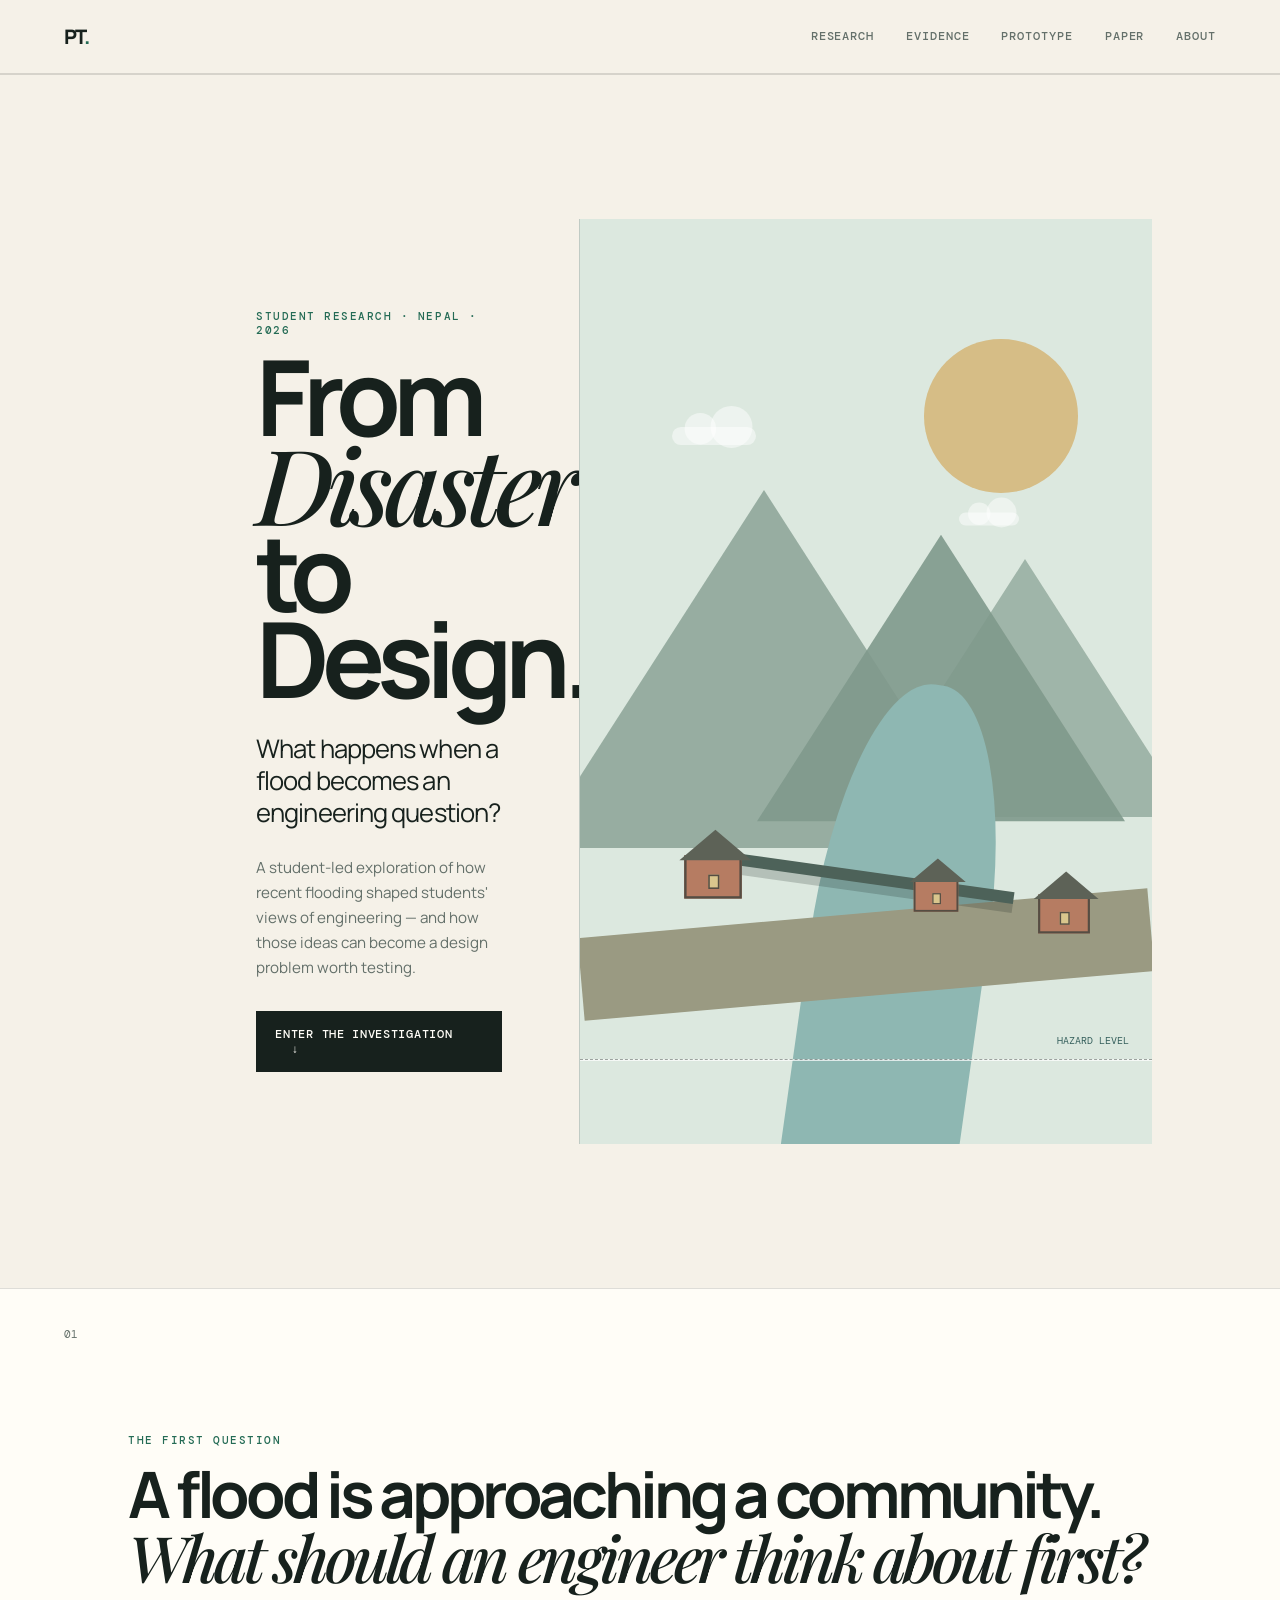
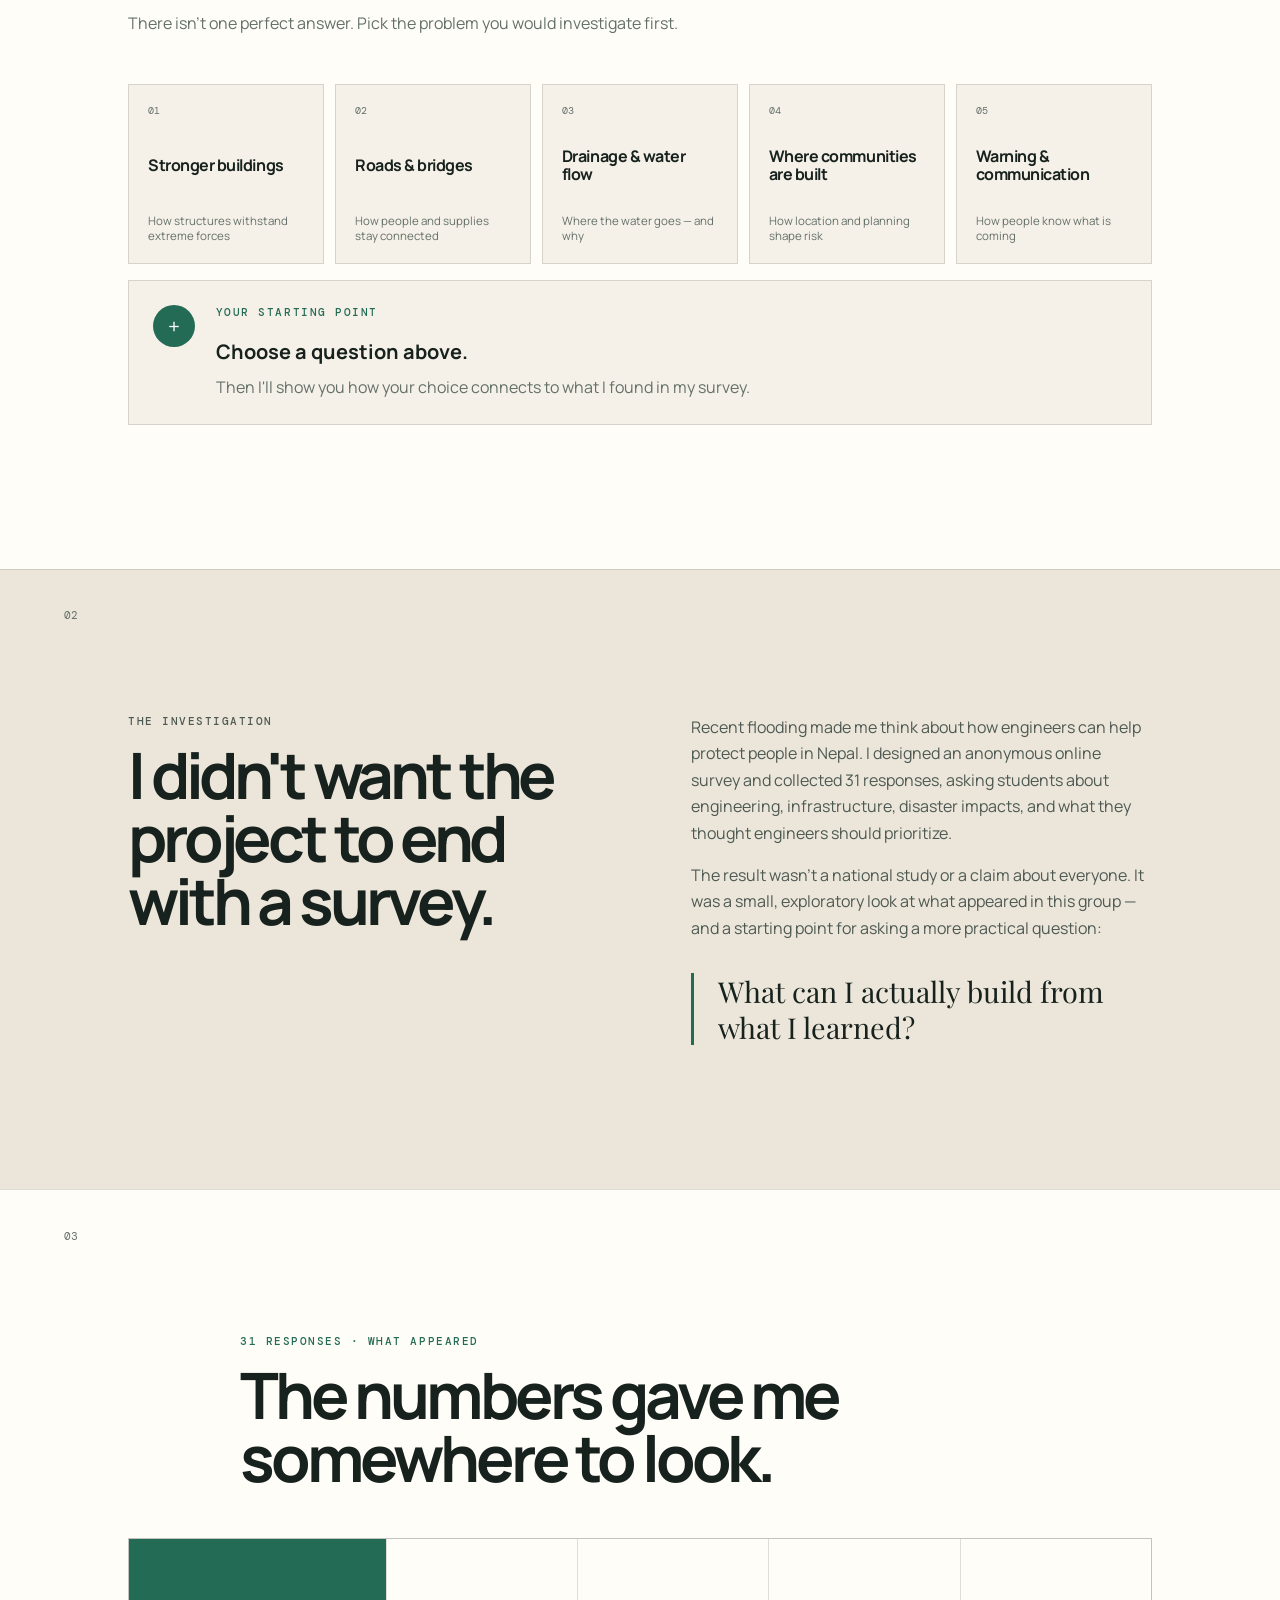
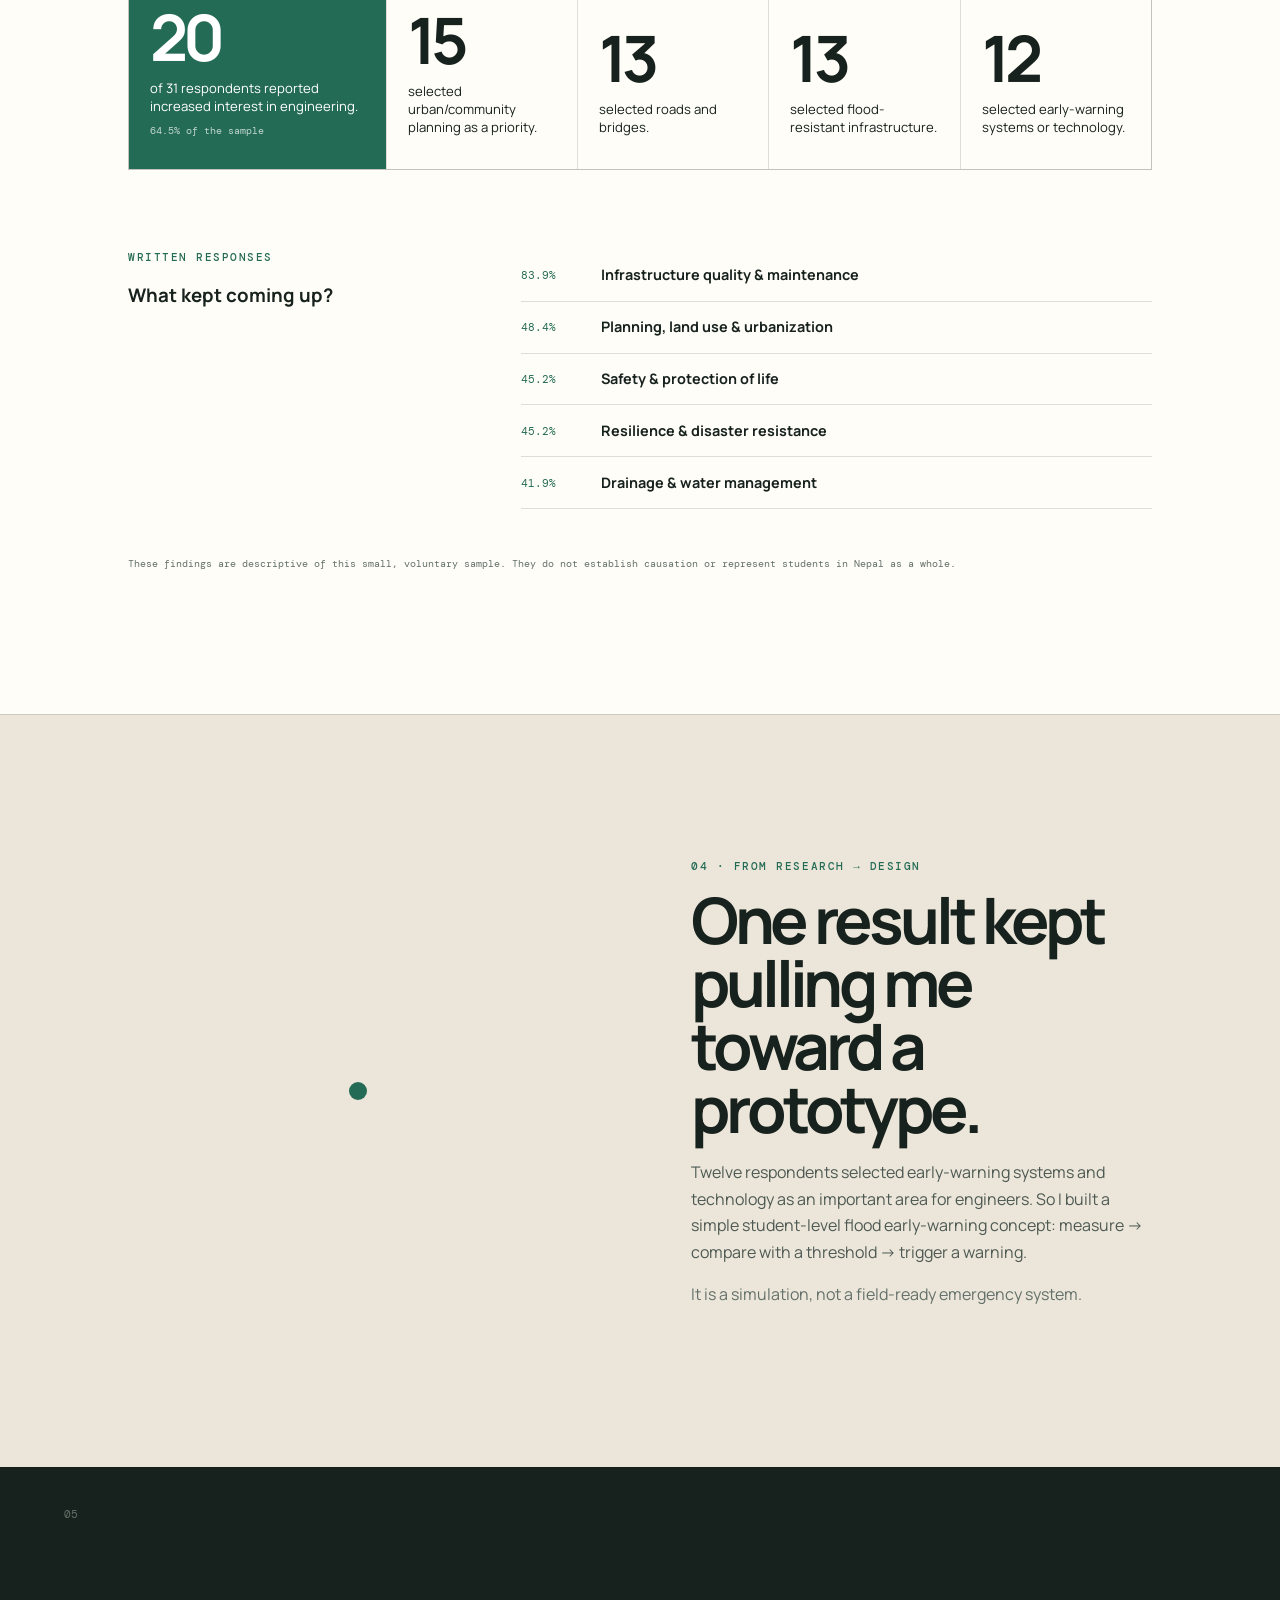
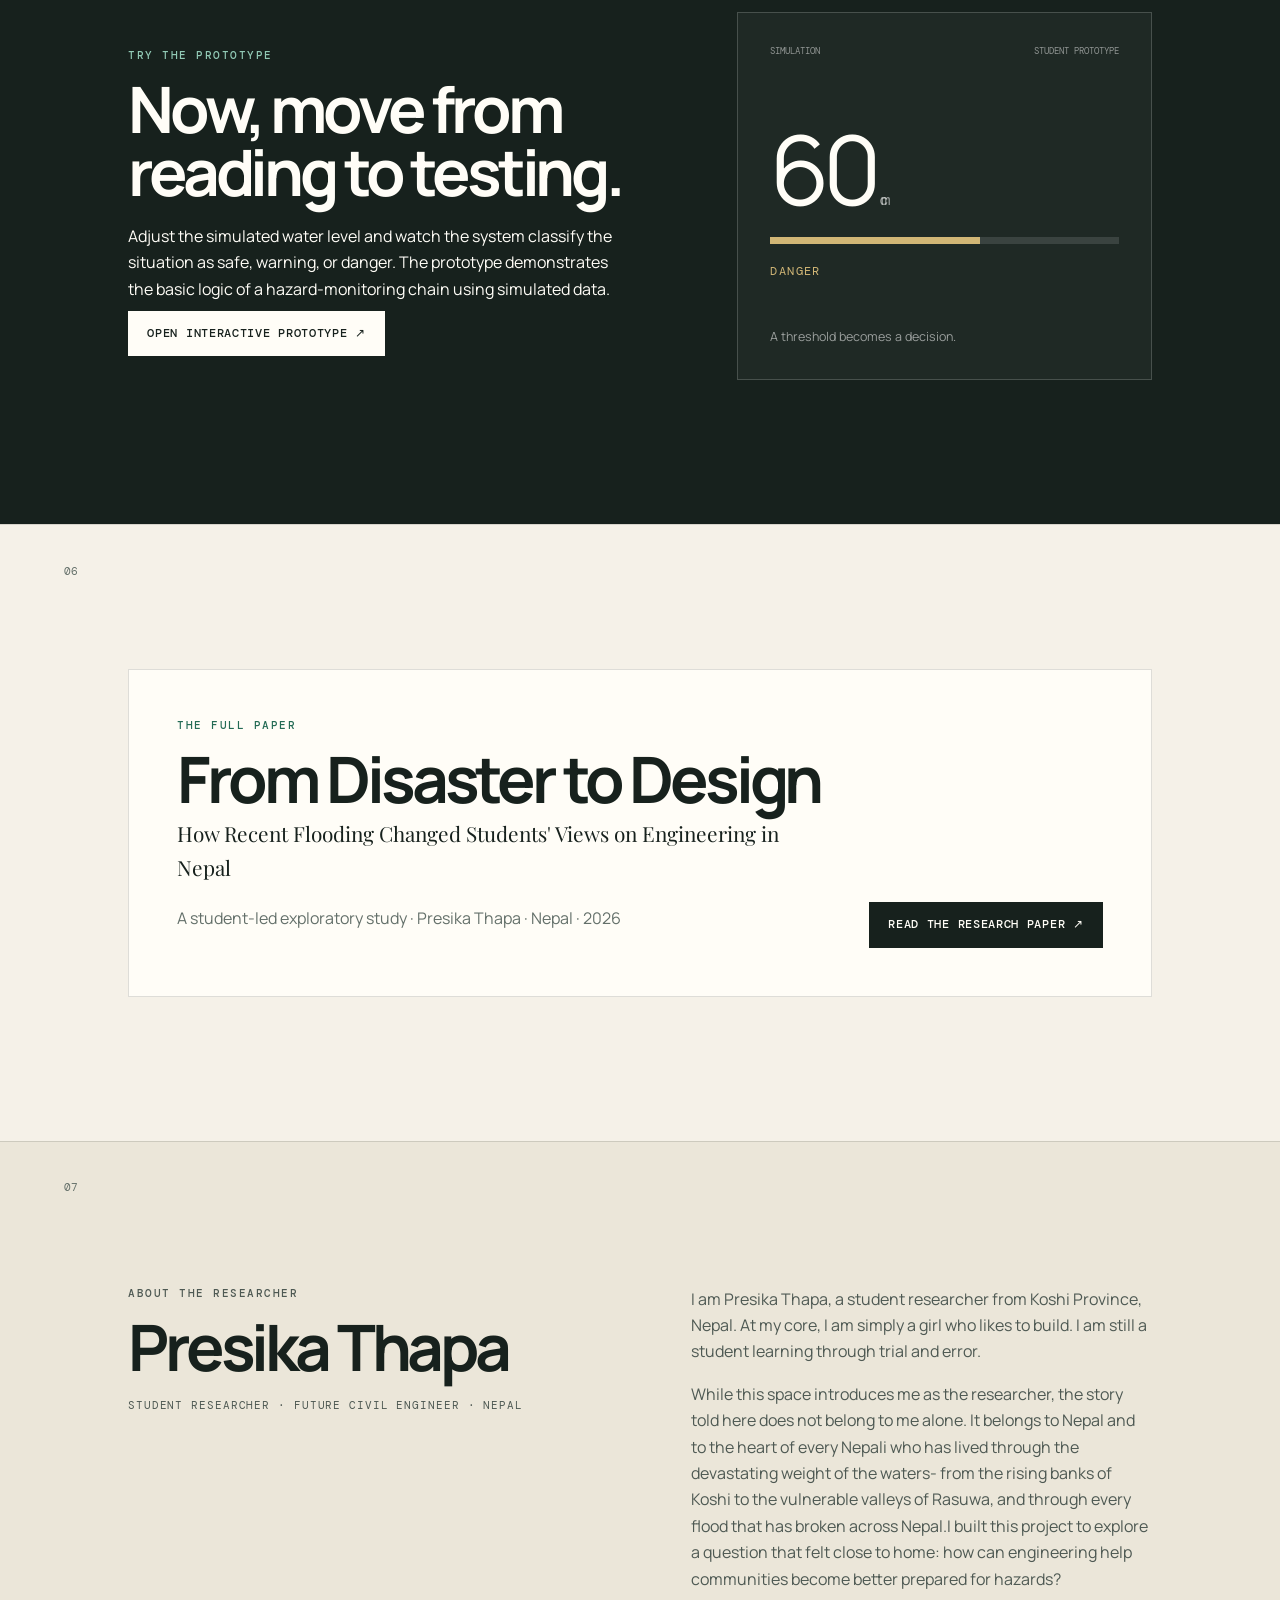
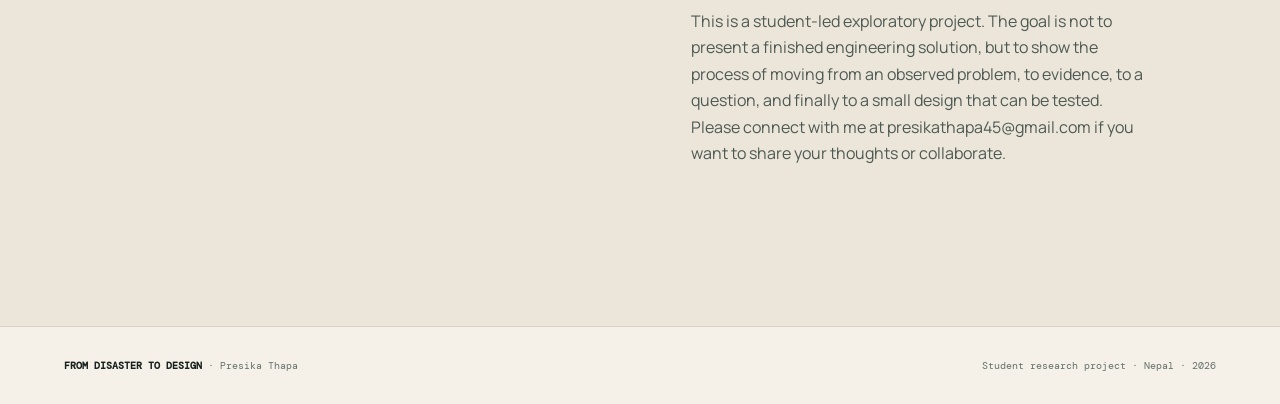
<file: index.html>
<!DOCTYPE html><html lang="en"><head><meta charset="UTF-8"><meta name="viewport" content="width=device-width,initial-scale=1.0"><meta name="description" content="From Disaster to Design — a student-led exploratory study and flood early-warning prototype by Presika Thapa."><title>From Disaster to Design | Presika Thapa</title><link rel="stylesheet" href="style.css"></head><body>
<header class="site-header"><a class="brand" href="#home">PT<span>.</span></a><button class="menu-button" aria-label="Open navigation">☰</button><nav><a href="#research">Research</a><a href="#evidence">Evidence</a><a href="#prototype">Prototype</a><a href="#paper">Paper</a><a href="#about">About</a></nav></header>
<main id="home">
<section class="hero"><div class="hero-copy"><p class="eyebrow">STUDENT RESEARCH · NEPAL · 2026</p><h1>From<br><em>Disaster</em><br>to Design.</h1><p class="hero-question">What happens when a flood becomes an engineering question?</p><p class="hero-intro">A student-led exploration of how recent flooding shaped students' views of engineering — and how those ideas can become a design problem worth testing.</p><a class="primary-button" href="#challenge">Enter the investigation <span>↓</span></a></div><div class="landscape" aria-label="Original schematic landscape showing mountains, a community, a river, and rising water."><div class="sun"></div><div class="mountain m1"></div><div class="mountain m2"></div><div class="mountain m3"></div><div class="cloud c1"></div><div class="cloud c2"></div><div class="river"></div><div class="road"></div><div class="house h1"><i></i></div><div class="house h2"><i></i></div><div class="house h3"><i></i></div><div class="bridge"></div><div class="water-line"></div><div class="water-label">HAZARD LEVEL</div></div></section>
<section class="challenge" id="challenge"><div class="section-number">01</div><div class="challenge-inner"><p class="eyebrow">THE FIRST QUESTION</p><h2>A flood is approaching a community.<br><span>What should an engineer think about first?</span></h2><p class="muted">There isn't one perfect answer. Pick the problem you would investigate first.</p><div class="choice-grid"><button class="choice" data-choice="structures"><span>01</span><strong>Stronger buildings</strong><small>How structures withstand extreme forces</small></button><button class="choice" data-choice="roads"><span>02</span><strong>Roads & bridges</strong><small>How people and supplies stay connected</small></button><button class="choice" data-choice="water"><span>03</span><strong>Drainage & water flow</strong><small>Where the water goes — and why</small></button><button class="choice" data-choice="planning"><span>04</span><strong>Where communities are built</strong><small>How location and planning shape risk</small></button><button class="choice" data-choice="warning"><span>05</span><strong>Warning & communication</strong><small>How people know what is coming</small></button></div><div class="choice-result" id="choiceResult" aria-live="polite"><div class="result-mark">+</div><div><p class="eyebrow">YOUR STARTING POINT</p><h3>Choose a question above.</h3><p>Then I'll show you how your choice connects to what I found in my survey.</p></div></div></div></section>
<section class="story" id="research"><div class="section-number">02</div><div class="story-grid"><div><p class="eyebrow">THE INVESTIGATION</p><h2>I didn't want the project to end with a survey.</h2></div><div><p>Recent flooding made me think about how engineers can help protect people in Nepal. I designed an anonymous online survey and collected 31 responses, asking students about engineering, infrastructure, disaster impacts, and what they thought engineers should prioritize.</p><p>The result wasn't a national study or a claim about everyone. It was a small, exploratory look at what appeared in this group — and a starting point for asking a more practical question:</p><blockquote>What can I actually build from what I learned?</blockquote></div></div></section>
<section class="evidence" id="evidence"><div class="section-number">03</div><div class="section-heading"><p class="eyebrow">31 RESPONSES · WHAT APPEARED</p><h2>The numbers gave me somewhere to look.</h2></div><div class="stats-grid"><article class="stat-card featured"><span class="stat-big">20</span><p>of 31 respondents reported increased interest in engineering.</p><span class="stat-note">64.5% of the sample</span></article><article class="stat-card"><span class="stat-big">15</span><p>selected urban/community planning as a priority.</p></article><article class="stat-card"><span class="stat-big">13</span><p>selected roads and bridges.</p></article><article class="stat-card"><span class="stat-big">13</span><p>selected flood-resistant infrastructure.</p></article><article class="stat-card"><span class="stat-big">12</span><p>selected early-warning systems or technology.</p></article></div><div class="themes"><div><p class="eyebrow">WRITTEN RESPONSES</p><h3>What kept coming up?</h3></div><div class="theme-list"><div><span>83.9%</span><strong>Infrastructure quality & maintenance</strong></div><div><span>48.4%</span><strong>Planning, land use & urbanization</strong></div><div><span>45.2%</span><strong>Safety & protection of life</strong></div><div><span>45.2%</span><strong>Resilience & disaster resistance</strong></div><div><span>41.9%</span><strong>Drainage & water management</strong></div></div></div><p class="method-note">These findings are descriptive of this small, voluntary sample. They do not establish causation or represent students in Nepal as a whole.</p></section>
<section class="transition"><div class="transition-art"><div class="signal-ring r1"></div><div class="signal-ring r2"></div><div class="signal-ring r3"></div><div class="signal-dot"></div></div><div><p class="eyebrow">04 · FROM RESEARCH → DESIGN</p><h2>One result kept pulling me toward a prototype.</h2><p>Twelve respondents selected early-warning systems and technology as an important area for engineers. So I built a simple student-level flood early-warning concept: measure → compare with a threshold → trigger a warning.</p><p class="muted">It is a simulation, not a field-ready emergency system.</p></div></section>
<section class="prototype-section" id="prototype"><div class="section-number">05</div><div class="prototype-copy"><p class="eyebrow">TRY THE PROTOTYPE</p><h2>Now, move from reading to testing.</h2><p>Adjust the simulated water level and watch the system classify the situation as safe, warning, or danger. The prototype demonstrates the basic logic of a hazard-monitoring chain using simulated data.</p><a class="primary-button light-button" href="prototype/flood_early_warning.html" target="_blank">Open interactive prototype ↗</a></div><div class="mini-dashboard"><div class="dash-top"><span>SIMULATION</span><span>STUDENT PROTOTYPE</span></div><div class="dash-value">60<span>cm</span></div><div class="dash-bar"><i></i></div><div class="dash-status">DANGER</div><div class="dash-caption">A threshold becomes a decision.</div></div></section>
<section class="paper" id="paper"><div class="section-number">06</div><div class="paper-card"><div><p class="eyebrow">THE FULL PAPER</p><h2>From Disaster to Design</h2><p class="paper-subtitle">How Recent Flooding Changed Students' Views on Engineering in Nepal</p><p class="muted">A student-led exploratory study · Presika Thapa · Nepal · 2026</p></div><div class="paper-actions"><a class="primary-button" href="research/From_Disaster_to_Design_Final.pdf" target="_blank">Read the research paper ↗</a></div></div></section>
<section class="about" id="about"><div class="section-number">07</div><div class="about-grid"><div><p class="eyebrow">ABOUT THE RESEARCHER</p><h2>Presika Thapa</h2><p class="role">Student Researcher · Future Civil Engineer · Nepal</p></div><div><p>I am Presika Thapa, a student researcher from Koshi Province, Nepal. At my core, I am simply a girl who likes to build. I am still a student learning through trial and error.</p> <p>While this space introduces me as the researcher, the story told here does not belong to me alone. It belongs to Nepal and to the heart of every Nepali who has lived through the devastating weight of the waters- from the rising banks of Koshi to the vulnerable valleys of Rasuwa, and through every flood that has broken across Nepal.I built this project to explore a question that felt close to home: how can engineering help communities become better prepared for hazards?</p> <p>This is a student-led exploratory project. The goal is not to present a finished engineering solution, but to show the process of moving from an observed problem, to evidence, to a question, and finally to a small design that can be tested. Please connect with me at presikathapa45@gmail.com if you want to share your thoughts or collaborate.</p></div></div></section>
</main><footer><div><strong>FROM DISASTER TO DESIGN</strong> · Presika Thapa</div><div>Student research project · Nepal · 2026</div></footer><script src="script.js"></script></body></html>
</file>
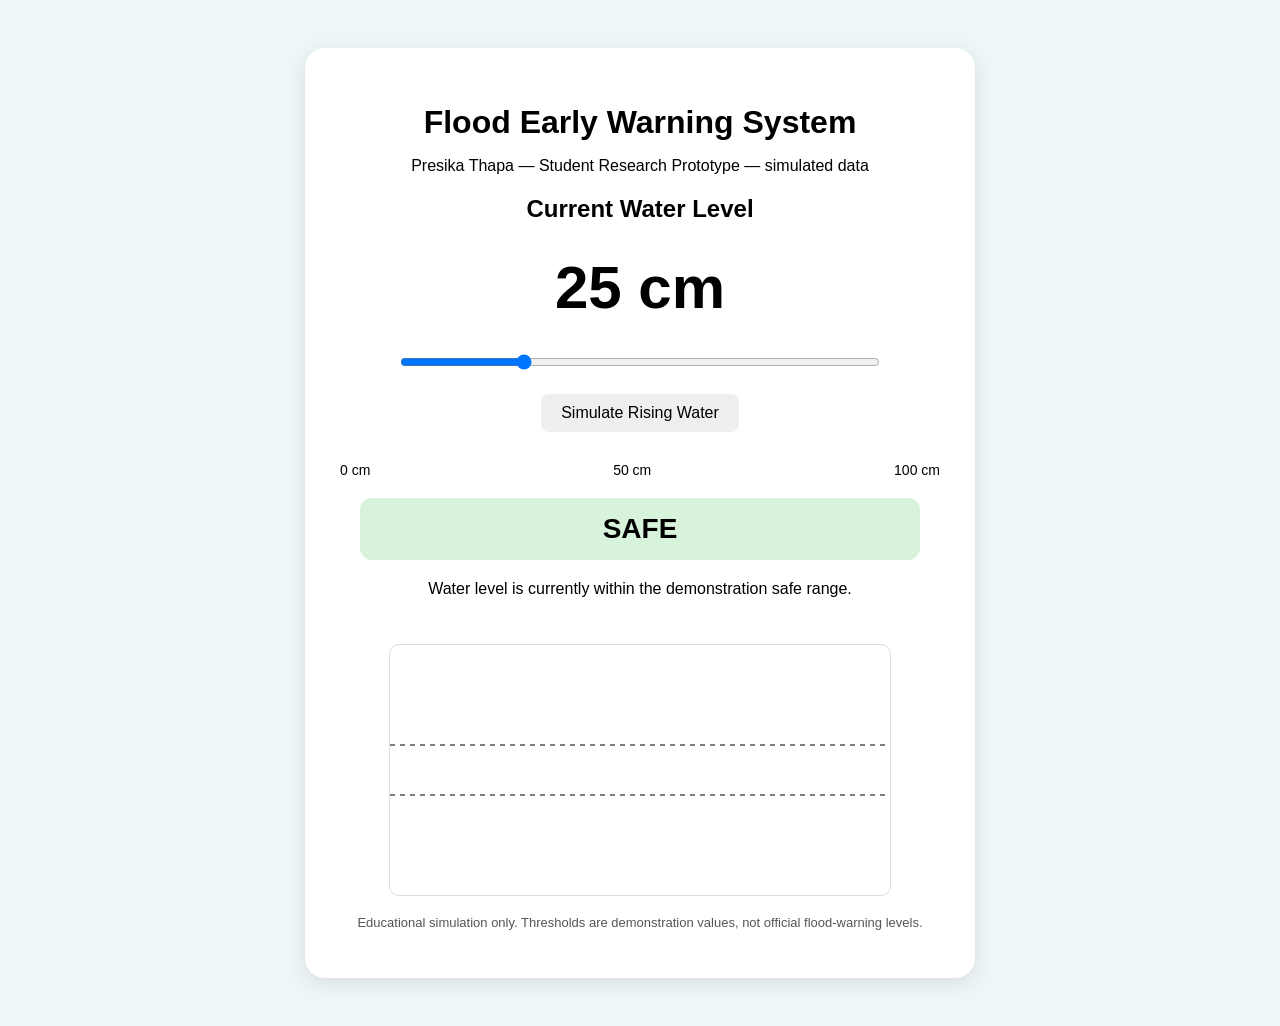
<file: prototype/flood_early_warning.html>
<!DOCTYPE html>
<html>
<head>
    <title>Flood Early Warning System</title>
    <style>
        body {
            font-family: Arial, sans-serif;
            background: #eef6f8;
            text-align: center;
            padding: 40px;
        }
        .dashboard {
            background: white;
            max-width: 600px;
            margin: auto;
            padding: 35px;
            border-radius: 20px;
            box-shadow: 0 5px 20px rgba(0,0,0,0.1);
        }
        h1 { margin-bottom: 10px; }
        .water-level {
            font-size: 60px;
            font-weight: bold;
            margin: 30px 0;
        }
        .status {
            font-size: 28px;
            font-weight: bold;
            padding: 15px;
            border-radius: 12px;
            margin: 20px;
        }
        .safe { background: #d8f3dc; }
        .warning { background: #fff3cd; }
        .danger { background: #f8d7da; }
        input { width: 80%; }
        button {
            margin: 20px;
            padding: 10px 20px;
            font-size: 16px;
            border-radius: 8px;
            border: none;
            cursor: pointer;
        }
        .scale {
            display: flex;
            justify-content: space-between;
            margin-top: 10px;
            font-size: 14px;
        }
        canvas {
            margin-top: 30px;
            border: 1px solid #ddd;
            border-radius: 10px;
            max-width: 100%;
        }
        .note {
            font-size: 13px;
            color: #555;
            margin-top: 15px;
        }
    </style>
</head>
<body>
<div class="dashboard">
    <h1>Flood Early Warning System</h1>
    <p>Presika Thapa — Student Research Prototype — simulated data</p>

    <h2>Current Water Level</h2>
    <div class="water-level">
        <span id="waterLevel">25</span> cm
    </div>

    <input type="range" id="waterSlider" min="0" max="100" value="25">

    <button id="simulateButton">Simulate Rising Water</button>

    <div class="scale">
        <span>0 cm</span>
        <span>50 cm</span>
        <span>100 cm</span>
    </div>

    <div id="status" class="status safe">SAFE</div>
    <p id="message">Water level is currently within the demonstration safe range.</p>

    <canvas id="graph" width="500" height="250"></canvas>

    <p class="note">
        Educational simulation only. Thresholds are demonstration values,
        not official flood-warning levels.
    </p>
</div>

<script>
    let levels = [25];
    let simulation = null;

    const slider = document.getElementById("waterSlider");
    const waterLevel = document.getElementById("waterLevel");
    const status = document.getElementById("status");
    const message = document.getElementById("message");
    const button = document.getElementById("simulateButton");

    const canvas = document.getElementById("graph");
    const ctx = canvas.getContext("2d");

    function checkWater() {
        const water = Number(slider.value);
        waterLevel.textContent = water;

        levels.push(water);
        if (levels.length > 25) levels.shift();

        updateStatus(water);
        drawGraph();
    }

    function updateStatus(water) {
        if (water < 40) {
            status.textContent = "SAFE";
            status.className = "status safe";
            message.textContent =
                "Water level is currently within the demonstration safe range.";
        } else if (water < 60) {
            status.textContent = "WARNING";
            status.className = "status warning";
            message.textContent =
                "Water level is rising. Monitoring is recommended.";
        } else {
            status.textContent = "DANGER";
            status.className = "status danger";
            message.textContent =
                "Demonstration danger threshold reached. Immediate attention would be required in a real system.";
        }
    }

    function drawGraph() {
        ctx.clearRect(0, 0, canvas.width, canvas.height);

        ctx.beginPath();

        for (let i = 0; i < levels.length; i++) {
            const x = i * (canvas.width / 24);
            const y = canvas.height - (levels[i] / 100) * canvas.height;

            if (i === 0) ctx.moveTo(x, y);
            else ctx.lineTo(x, y);
        }

        ctx.stroke();

        // Draw threshold guides for the simulation.
        ctx.setLineDash([5, 5]);

        ctx.beginPath();
        ctx.moveTo(0, canvas.height - 0.40 * canvas.height);
        ctx.lineTo(canvas.width, canvas.height - 0.40 * canvas.height);
        ctx.stroke();

        ctx.beginPath();
        ctx.moveTo(0, canvas.height - 0.60 * canvas.height);
        ctx.lineTo(canvas.width, canvas.height - 0.60 * canvas.height);
        ctx.stroke();

        ctx.setLineDash([]);
    }

    function startSimulation() {
        clearInterval(simulation);
        levels = [];
        let water = 20;

        simulation = setInterval(() => {
            water += 5;

            if (water > 100) {
                clearInterval(simulation);
                return;
            }

            slider.value = water;
            checkWater();
        }, 700);
    }

    slider.addEventListener("input", checkWater);
    button.addEventListener("click", startSimulation);

    updateStatus(25);
    drawGraph();
</script>
</body>
</html>
</file>
<file: style.css>
@import url('https://fonts.googleapis.com/css2?family=DM+Mono:wght@400;500&family=Manrope:wght@400;500;600;700;800&family=Playfair+Display:ital,wght@0,500;0,600;1,500;1,600&display=swap');
:root{--ink:#17211d;--muted:#64706a;--paper:#f5f1e8;--paper2:#ebe6d9;--line:rgba(23,33,29,.14);--accent:#246b55;--accentDark:#174b3c;--water:#8eb7b2;--white:#fffdf7}*{box-sizing:border-box}html{scroll-behavior:smooth}body{margin:0;background:var(--paper);color:var(--ink);font-family:Manrope,system-ui,sans-serif;line-height:1.65}a{color:inherit;text-decoration:none}button{font:inherit}.site-header{position:sticky;top:0;z-index:20;height:74px;padding:0 5vw;display:flex;align-items:center;justify-content:space-between;background:rgba(245,241,232,.94);backdrop-filter:blur(14px);border-bottom:1px solid var(--line)}.brand{font-size:1.25rem;font-weight:800;letter-spacing:-.08em}.brand span{color:var(--accent)}nav{display:flex;gap:2rem}nav a{font:500 .72rem "DM Mono",monospace;text-transform:uppercase;letter-spacing:.08em;color:var(--muted)}nav a:hover{color:var(--ink)}.menu-button{display:none;border:0;background:none;font-size:1.4rem}.hero{min-height:calc(100vh - 74px);display:grid;grid-template-columns:44% 56%;overflow:hidden}.hero-copy{padding:10vh 6vw 8vh 10vw;display:flex;flex-direction:column;justify-content:center}.eyebrow{margin:0 0 1rem;font:500 .68rem "DM Mono",monospace;letter-spacing:.14em;text-transform:uppercase;color:var(--accent)}h1,h2,h3,p{margin-top:0}h1{font-size:clamp(4.4rem,8.2vw,8.5rem);line-height:.82;letter-spacing:-.075em;margin-bottom:2rem}h1 em,h2 span{font-family:"Playfair Display",serif;font-weight:500}h1 em{letter-spacing:-.07em}.hero-question{max-width:500px;font-size:clamp(1.2rem,2vw,1.65rem);line-height:1.25;letter-spacing:-.035em}.hero-intro{max-width:510px;color:var(--muted);font-size:.95rem}.primary-button{width:fit-content;margin-top:1rem;padding:.9rem 1.15rem;background:var(--ink);color:var(--white);border:1px solid var(--ink);font:500 .72rem "DM Mono",monospace;text-transform:uppercase;letter-spacing:.06em;transition:transform .2s,background .2s}.primary-button:hover{transform:translateY(-2px);background:var(--accentDark)}.primary-button span{margin-left:1rem}.landscape{position:relative;min-height:100%;background:#dce8df;overflow:hidden;border-left:1px solid var(--line)}.sun{position:absolute;width:12vw;height:12vw;min-width:110px;min-height:110px;border-radius:50%;background:#d6bd86;right:13%;top:13%}.mountain{position:absolute;bottom:32%;width:0;height:0;border-left:18vw solid transparent;border-right:18vw solid transparent;border-bottom:28vw solid #809a8c}.m1{left:-8%;opacity:.75}.m2{left:23%;bottom:31%;transform:scale(.8);opacity:.9}.m3{right:-18%;bottom:30%;transform:scale(.72);opacity:.65}.cloud{position:absolute;width:120px;height:26px;background:rgba(255,255,255,.48);border-radius:30px}.cloud:before,.cloud:after{content:"";position:absolute;background:inherit;border-radius:50%}.cloud:before{width:45px;height:45px;left:18px;top:-20px}.cloud:after{width:60px;height:60px;left:55px;top:-30px}.c1{top:22%;left:13%;transform:scale(.7)}.c2{top:31%;right:18%;transform:scale(.5)}.river{position:absolute;left:40%;bottom:-8%;width:31%;height:58%;background:var(--water);transform:rotate(8deg);border-radius:50% 45% 0 0}.road{position:absolute;bottom:16%;left:0;width:100%;height:9%;background:#9a9a82;transform:rotate(-5deg)}.bridge{position:absolute;bottom:28%;left:28%;width:48%;height:12px;background:#4d6259;transform:rotate(8deg);box-shadow:0 9px 0 rgba(23,33,29,.2)}.house{position:absolute;bottom:26%;width:72px;height:54px;background:#b67c62;border:3px solid #554d43;z-index:3}.house:before{content:"";position:absolute;left:-9px;top:-35px;border-left:45px solid transparent;border-right:45px solid transparent;border-bottom:38px solid #5d6257}.house i{position:absolute;width:14px;height:18px;background:#d9c68d;left:27px;top:21px;border:2px solid #554d43}.h1{left:17%;transform:scale(.8)}.h2{left:56%;bottom:24%;transform:scale(.62)}.h3{right:9%;bottom:22%;transform:scale(.72)}.water-line{position:absolute;bottom:9%;left:0;width:100%;height:2px;background:rgba(255,255,255,.7);border-top:1px dashed rgba(23,33,29,.4)}.water-label{position:absolute;right:4%;bottom:10.5%;font:.6rem "DM Mono",monospace;color:#355f5c}section{position:relative;padding:9rem 10vw;border-top:1px solid var(--line)}.section-number{position:absolute;top:2.4rem;left:5vw;font:.68rem "DM Mono",monospace;color:var(--muted)}.challenge{background:var(--white)}.challenge-inner{max-width:1100px;margin:auto}h2{font-size:clamp(2.3rem,5vw,5rem);line-height:.98;letter-spacing:-.065em;margin-bottom:1.2rem}h2 span{font-style:italic}.muted{color:var(--muted)}.choice-grid{display:grid;grid-template-columns:repeat(5,1fr);gap:.65rem;margin-top:3rem}.choice{text-align:left;padding:1.2rem;min-height:180px;cursor:pointer;background:var(--paper);border:1px solid var(--line);color:var(--ink);display:flex;flex-direction:column;justify-content:space-between;transition:.22s ease}.choice span{font:.65rem "DM Mono",monospace;color:var(--muted)}.choice strong{font-size:1rem;line-height:1.15;letter-spacing:-.03em}.choice small{color:var(--muted);font-size:.72rem;line-height:1.35}.choice:hover,.choice.active{background:var(--accent);color:var(--white);transform:translateY(-5px)}.choice:hover span,.choice:hover small,.choice.active span,.choice.active small{color:rgba(255,255,255,.72)}.choice-result{margin-top:1rem;padding:1.5rem;display:flex;gap:1.3rem;align-items:flex-start;border:1px solid var(--line);background:var(--paper)}.result-mark{width:42px;height:42px;display:grid;place-items:center;background:var(--accent);color:white;border-radius:50%;font-size:1.3rem;flex:none}.choice-result h3{margin-bottom:.35rem;font-size:1.25rem}.choice-result p:last-child{margin:0;color:var(--muted)}.story{background:var(--paper2)}.story-grid,.about-grid{display:grid;grid-template-columns:1fr 1fr;gap:8vw;max-width:1100px;margin:auto}.story p,.about p{color:#4e5953}blockquote{margin:2rem 0 0;padding-left:1.5rem;border-left:3px solid var(--accent);font-family:"Playfair Display",serif;font-size:1.8rem;line-height:1.25}.evidence{background:var(--white)}.section-heading{max-width:800px;margin:0 auto 3rem}.stats-grid{max-width:1100px;margin:auto;display:grid;grid-template-columns:1.35fr repeat(4,1fr);gap:1px;background:var(--line);border:1px solid var(--line)}.stat-card{background:var(--white);padding:2rem 1.3rem;min-height:230px;display:flex;flex-direction:column;justify-content:flex-end}.stat-card.featured{background:var(--accent);color:white}.stat-big{font-size:clamp(3rem,5vw,5rem);line-height:.9;letter-spacing:-.07em;font-weight:700}.stat-card p{margin:.8rem 0 0;font-size:.82rem;line-height:1.4}.stat-note{margin-top:.5rem;font:.62rem "DM Mono",monospace;opacity:.72}.themes{max-width:1100px;margin:5rem auto 0;display:grid;grid-template-columns:1fr 2fr;gap:6vw}.theme-list>div{display:flex;gap:1.3rem;padding:.85rem 0;border-bottom:1px solid var(--line);align-items:center}.theme-list span{width:60px;font:.68rem "DM Mono",monospace;color:var(--accent)}.theme-list strong{font-size:.9rem}.method-note{max-width:1100px;margin:3rem auto 0;font:.65rem "DM Mono",monospace;color:var(--muted)}.transition{display:grid;grid-template-columns:1fr 1fr;gap:8vw;align-items:center;background:var(--paper2)}.transition>div:last-child{max-width:600px}.transition p:not(.eyebrow):not(.muted){color:#4e5953}.transition-art{min-height:300px;position:relative;display:grid;place-items:center}.signal-ring{position:absolute;border:1px solid var(--accent);border-radius:50%;animation:pulse 3s infinite ease-out;opacity:0}.r1{width:70px;height:70px}.r2{width:150px;height:150px;animation-delay:1s}.r3{width:230px;height:230px;animation-delay:2s}.signal-dot{width:18px;height:18px;background:var(--accent);border-radius:50%}@keyframes pulse{0%{transform:scale(.4);opacity:.65}100%{transform:scale(1);opacity:0}}.prototype-section{background:var(--ink);color:var(--white);display:grid;grid-template-columns:1.1fr .9fr;gap:8vw;align-items:center}.prototype-section .eyebrow{color:#91c9b5}.prototype-section .muted{color:rgba(255,255,255,.55)}.prototype-copy{max-width:680px}.light-button{background:var(--white);color:var(--ink);border-color:var(--white)}.mini-dashboard{border:1px solid rgba(255,255,255,.18);padding:2rem;background:rgba(255,255,255,.035)}.dash-top{display:flex;justify-content:space-between;font:.58rem "DM Mono",monospace;color:rgba(255,255,255,.5)}.dash-value{font-size:6rem;letter-spacing:-.08em;line-height:1;margin:4rem 0 1.2rem}.dash-value span{font:1rem "DM Mono",monospace;margin-left:.3rem;color:rgba(255,255,255,.5)}.dash-bar{height:7px;background:rgba(255,255,255,.12)}.dash-bar i{display:block;width:60%;height:100%;background:#d1b676}.dash-status{margin-top:1.2rem;font:.75rem "DM Mono",monospace;letter-spacing:.12em;color:#d1b676}.dash-caption{margin-top:3rem;color:rgba(255,255,255,.55);font-size:.78rem}.paper{background:var(--paper)}.paper-card{max-width:1100px;margin:auto;border:1px solid var(--line);padding:3rem;display:flex;justify-content:space-between;gap:3rem;align-items:end;background:var(--white)}.paper-card h2{margin-bottom:.3rem}.paper-subtitle{font-family:"Playfair Display",serif;font-size:1.3rem}.paper-actions{display:flex;flex-direction:column;align-items:flex-start;white-space:nowrap}.text-button{margin-top:1rem;font:.68rem "DM Mono",monospace;text-transform:uppercase;text-decoration:underline;text-underline-offset:4px}.about{background:var(--paper2)}.role{font:.7rem "DM Mono",monospace!important;text-transform:uppercase;letter-spacing:.08em}footer{padding:2rem 5vw;display:flex;justify-content:space-between;gap:1rem;border-top:1px solid var(--line);font:.62rem "DM Mono",monospace;color:var(--muted)}footer strong{color:var(--ink)}@media(max-width:900px){nav{display:none}.menu-button{display:block}.hero{grid-template-columns:1fr}.hero-copy{padding:6rem 8vw 4rem}.landscape{min-height:55vh}.choice-grid{grid-template-columns:1fr 1fr}.stats-grid{grid-template-columns:1fr 1fr}.stat-card.featured{grid-column:1/-1;min-height:190px}.story-grid,.about-grid,.transition,.prototype-section{grid-template-columns:1fr}.themes{grid-template-columns:1fr}.paper-card{flex-direction:column;align-items:flex-start}}@media(max-width:560px){section{padding:6rem 7vw}.section-number{left:2vw}.hero-copy{padding-left:7vw}h1{font-size:4rem}.choice-grid,.stats-grid{grid-template-columns:1fr}.stat-card.featured{grid-column:auto}.choice{min-height:145px}footer{flex-direction:column}}
</file>
